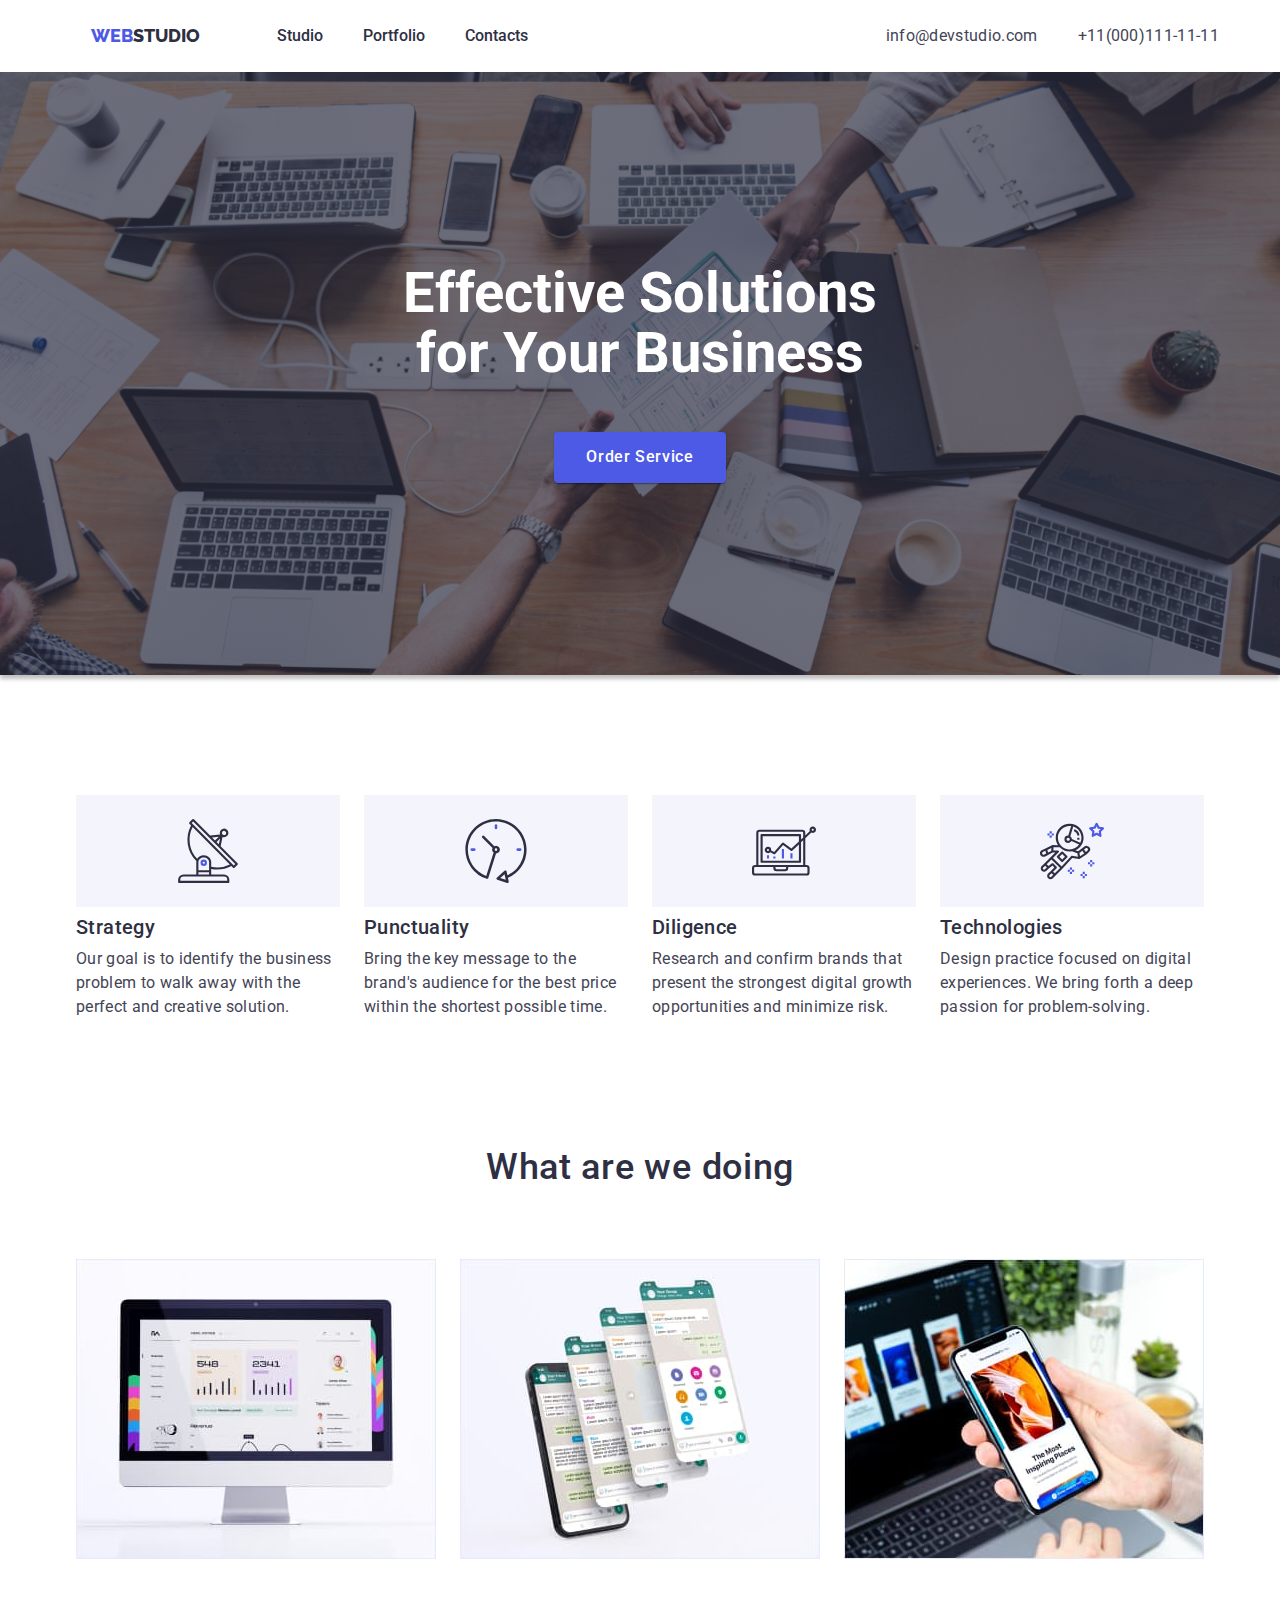
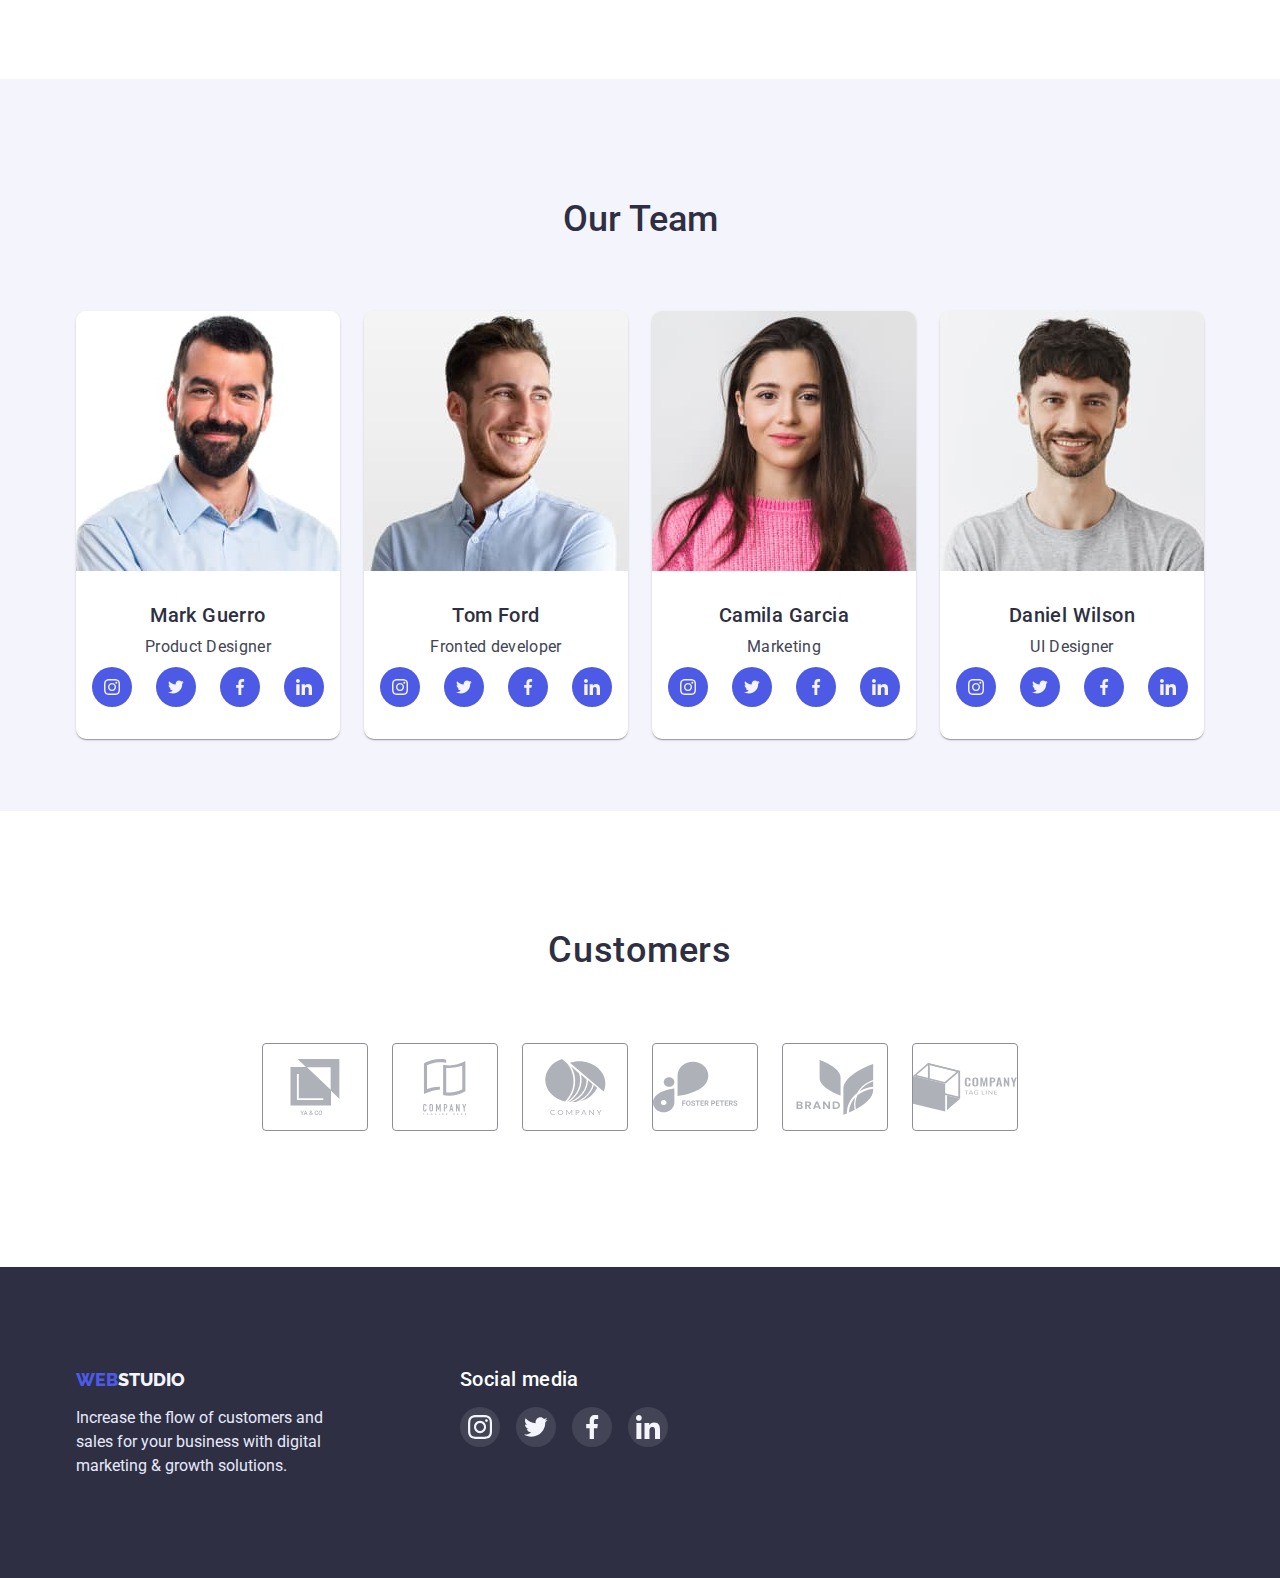
<file: index.html>
<!DOCTYPE html>
<html lang="en">
  
  <head>
    <meta charset="UTF-8" />
    <meta http-equiv="X-UA-Compatible" content="IE=edge" />
    <meta name="viewport" content="width=device-width, initial-scale=1.0" />
    <title>goit-markup-hw-02</title>
    <link
    rel="stylesheet"
    href="https://cdnjs.cloudflare.com/ajax/libs/modern-normalize/1.0.0/modern-normalize.min.css"
  />
    <link rel="preconnect" href="https://fonts.googleapis.com" />
    <link rel="preconnect" href="https://fonts.gstatic.com" crossorigin />
    <link
      href="https://fonts.googleapis.com/css2?family=Raleway:wght@800&family=Roboto:wght@400;500;700&display=swap"
      rel="stylesheet">
    <link rel="stylesheet" href="./styles/styles.css"> 
  </head>
  <body>
        <!--main page-->
    <header>
      <div class="container">
        <div class="container-nav">
          <div class="container main-nav">
           <a href="./index.html" class="logo"><span class="low-logo">WEB</span>STUDIO</a>
            <nav>
              <ul class="site-nav">
               <li class="item"><a href="./index.html" class="nav-links">Studio</a></li>
               <li class="item"><a href="./portfolio.html" class="nav-links">Portfolio</a></li>
               <li class="item"><a href="./portfolio.html" class="nav-links">Contacts</a></li>
              </ul>
            </nav>
            <ul class="mail">
              <li class="item"><a href="mailto:info@devstudio.com" class="contacts">info@devstudio.com</a></li>
              <li class="item"><a href="tel:+11(000)111-11-11" class="contacts">+11(000)111-11-11</a></li>
            </ul>
          </div>
        </div>
      </div>
      <!--header-->
    </header>
    <main>
      <!--section 1-->
    <section class="hero">
      <div class="container">
        <h1 class="hero-title">Effective Solutions for Your Business</h1>
        <button type="button" class="main-button">Order Service</button>
      </div>
    </section>
      <section class="feature">
        <h2 hidden>Feature</h2>
        <div class="container">

        <ul class="feature_list">
          <!--feature1-->
          <li class="item">
            <h3 class="card-title">Strategy</h3>
            <p class="card-text">
              Our goal is to identify the business problem to walk away with the
              perfect and creative solution.
            </p>
          </li>
          <!--feature 2-->
          <li class="item">
            <h3 class="card-title">Punctuality</h3>
            <p class="card-text">
              Bring the key message to the brand's audience for the best price
              within the shortest possible time.
            </p>
          </li>
          <!--feature 3-->
          <li class="item">
            <h3 class="card-title">Diligence</h3>
            <p class="card-text">
              Research and confirm brands that present the strongest digital
              growth opportunities and minimize risk.
            </p>
          </li>
          <!--feature 4-->
          <li class="item">
            <h3 class="card-title">Technologies</h3>
            <p class="card-text">
              Design practice focused on digital experiences. We bring forth a
              deep passion for problem-solving.
            </p>
          </li>
        </ul>
      </div>
      </section>
      <!--section 2-->
    <section class="What_doing">
      <div class="container">
        <h2 class="What_are_we_doing">What are we doing</h2>
        <ul class="card-title_list">
          <li>
            <img src="images/monitor.jpg" width="360" height="300" alt="img1" />
          </li>
           <li>
            <img src="images/telefons.jpg" width="360" height="300" alt="img2" />
           </li>
          <li>
            <img src="images/tel&comp.jpg" width="360" height="300" alt="img3" />
          </li>
        </ul>
      </div>
    </section>
       <!--section 3-->
      <section class="team-list">
        <div class="container">
        <h2 class="our_team">Our Team</h2>
        <ul class="flex_container">
          <li class="team-list-item">
            <img
              src="images/Mark_Guerro.jpg"
              width="264"
              height="260"
              alt="Mark Guerro"
            />
            <div class="card-content">
            <h3 class="card-title">Mark Guerro</h3>
            <p class="card-text">Product Designer</p>
            <ul class="trailing_icons">
              <li class="trailing_icons_item">
                  <a href="" class="trailing_icons_link">
                      <svg class="trailing_icons_icon" width="16" height="16">
                          <use href="./images/icons.svg#icon-instagram"></use>
                      </svg>
                  </a>
              </li>
              <li class="trailing_icons_item">
                  <a href="" class="trailing_icons_link">
                      <svg class="trailing_icons_icon" width="16" height="16">
                          <use href="./images/icons.svg#icon-twitter"></use>
                      </svg>
                  </a>
              </li>
              <li class="trailing_icons_item">
                  <a href="" class="trailing_icons_link">
                      <svg class="trailing_icons_icon" width="16" height="16">
                          <use href="./images/icons.svg#icon-facebook"></use>
                      </svg>
                  </a>
              </li>
              <li class="trailing_icons_item">
                  <a href="" class="trailing_icons_link">
                      <svg class="trailing_icons_icon" width="16" height="16">
                          <use href="./images/icons.svg#icon-linkedin"></use>
                      </svg>
                  </a>
              </li>
          </ul>
            </div>
          </li>
          <li class="team-list-item">
            <img
              src="images/Tom_Ford.jpg"
              width="264"
              height="260"
              alt="Fronted developer"
            />
            <div class="card-content">
            <h3 class="card-title">Tom Ford</h3>
            <p class="card-text">Fronted developer</p>
            <ul class="trailing_icons">
              <li class="trailing_icons_item">
                  <a href="" class="trailing_icons_link">
                      <svg class="trailing_icons_icon" width="16" height="16">
                          <use href="./images/icons.svg#icon-instagram"></use>
                      </svg>
                  </a>
              </li>
              <li class="trailing_icons_item">
                  <a href="" class="trailing_icons_link">
                      <svg class="trailing_icons_icon" width="16" height="16">
                          <use href="./images/icons.svg#icon-twitter"></use>
                      </svg>
                  </a>
              </li>
              <li class="trailing_icons_item">
                  <a href="" class="trailing_icons_link">
                      <svg class="trailing_icons_icon" width="16" height="16">
                          <use href="./images/icons.svg#icon-facebook"></use>
                      </svg>
                  </a>
              </li>
              <li class="trailing_icons_item">
                  <a href="" class="trailing_icons_link">
                      <svg class="trailing_icons_icon" width="16" height="16">
                          <use href="./images/icons.svg#icon-linkedin"></use>
                      </svg>
                  </a>
              </li>
          </ul>
          </div>
          </li>
          <li class="team-list-item">
            <img
              src="images/Camila_Garcia.jpg"
              width="264"
              height="260"
              alt="Marketing"
            />
            <div class="card-content">
            <h3 class="card-title">Camila Garcia</h3>
            <p class="card-text">Marketing</p>
            <ul class="trailing_icons">
              <li class="trailing_icons_item">
                  <a href="" class="trailing_icons_link">
                      <svg class="trailing_icons_icon" width="16" height="16">
                          <use href="./images/icons.svg#icon-instagram"></use>
                      </svg>
                  </a>
              </li>
              <li class="trailing_icons_item">
                  <a href="" class="trailing_icons_link">
                      <svg class="trailing_icons_icon" width="16" height="16">
                          <use href="./images/icons.svg#icon-twitter"></use>
                      </svg>
                  </a>
              </li>
              <li class="trailing_icons_item">
                  <a href="" class="trailing_icons_link">
                      <svg class="trailing_icons_icon" width="16" height="16">
                          <use href="./images/icons.svg#icon-facebook"></use>
                      </svg>
                  </a>
              </li>
              <li class="trailing_icons_item">
                  <a href="" class="trailing_icons_link">
                      <svg class="trailing_icons_icon" width="16" height="16">
                          <use href="./images/icons.svg#icon-linkedin"></use>
                      </svg>
                  </a>
              </li>
          </ul>
          </div>
          </li>
          <li class="team-list-item">
            <img
              src="images/Daniel_Wilson.jpg"
              width="264"
              height="260"
              alt="UI Designer"/>
              
            <div class="card-content">
              <h3 class="card-title">Daniel Wilson</h3>
              <p class="card-text">UI Designer</p>
              <ul class="trailing_icons">
                <li class="trailing_icons_item">
                    <a href="" class="trailing_icons_link">
                        <svg class="trailing_icons_icon" width="16" height="16">
                            <use href="./images/icons.svg#icon-instagram"></use>
                        </svg>
                    </a>
                </li>
                <li class="trailing_icons_item">
                    <a href="" class="trailing_icons_link">
                        <svg class="trailing_icons_icon" width="16" height="16">
                            <use href="./images/icons.svg#icon-twitter"></use>
                        </svg>
                    </a>
                </li>
                <li class="trailing_icons_item">
                    <a href="" class="trailing_icons_link">
                        <svg class="trailing_icons_icon" width="16" height="16">
                            <use href="./images/icons.svg#icon-facebook"></use>
                        </svg>
                    </a>
                </li>
                <li class="trailing_icons_item">
                    <a href="" class="trailing_icons_link">
                        <svg class="trailing_icons_icon" width="16" height="16">
                            <use href="./images/icons.svg#icon-linkedin"></use>
                        </svg>
                    </a>
                </li>
            </ul>
            </div>
          </li>
        </ul>
      </div>
      </section>
      <!-- section customers -->
      <section class="customers">
        <div class="container">
        <h2 class="title-customers">Customers</h2>
        <ul class="logo-company">
            <li class="logo-icon">
                <a href="#" class="logo-icon-link">
                    <svg class="logo-icon-company" width="104" height="56">
                        <use href="./images/icons.svg#icon-logo1"></use>
                    </svg>
                </a>
            </li>
            <li class="logo-icon">
                <a href="#" class="logo-icon-link">
                    <svg class="logo-icon-company" width="104" height="56">
                        <use href="./images/icons.svg#icon-logo2"></use>
                    </svg>
                </a>
            </li>
            <li class="logo-icon">
                <a href="#" class="logo-icon-link">
                    <svg class="logo-icon-company" width="104" height="56">
                        <use href="./images/icons.svg#icon-logo3"></use>
                    </svg>
                </a>
            </li>
            <li class="logo-icon">
                <a href="#" class="logo-icon-link">
                    <svg class="logo-icon-company" width="104" height="56">
                        <use href="./images/icons.svg#icon-logo4"></use>
                    </svg>
                </a>
            </li>
            <li class="logo-icon">
                <a href="#" class="logo-icon-link">
                    <svg class="logo-icon-company" width="104" height="56">
                        <use href="./images/icons.svg#icon-logo5"></use>
                    </svg>
                </a>
            </li>
            <li class="logo-icon">
                <a href="#" class="logo-icon-link">
                    <svg class="logo-icon-company" width="104" height="56">
                        <use href="./images/icons.svg#icon-logo6"></use>
                    </svg>
                </a>
            </li>
        </ul>
        </div>
        </section>
      <!--footer-->
    </main>
      <footer class="footer">
        <div class="container">
        <div class="logo_container">
           <a href="./index.html" class="foot-logo"><span class="low-logo">web</span>studio</a>
           <p class="footer-text"> Increase the flow of customers and sales for your business with digital
              marketing & growth solutions.
           </p>
        </div>
        <div class="social_media">
          <h3 class="title_social_media">Social media</h3>
          <ul class="social-list-footer">
              <li class="social-footer-item">
                  <a href="" class="social-footer-link">
                      <svg class="social-footer-icon" width="24" height="24">
                          <use href="./images/icons.svg#icon-instagram"></use>
                      </svg>
                  </a>
              </li>
              <li class="social-footer-item">
                  <a href="#" class="social-footer-link">
                      <svg class="social-footer-icon" width="24" height="24">
                          <use href="./images/icons.svg#icon-twitter"></use>
                      </svg>
                  </a>
              </li>
              <li class="social-footer-item">
                  <a href="#" class="social-footer-link">
                      <svg class="social-footer-icon" width="24" height="24">
                          <use href="./images/icons.svg#icon-facebook"></use>
                      </svg>
                  </a>
              </li>
              <li class="social-footer-item">
                  <a href="#" class="social-footer-link">
                      <svg class="social-footer-icon" width="24" height="24">
                          <use href="./images/icons.svg#icon-linkedin"></use>
                      </svg>
                  </a>
              </li>
          </ul>
      </div>  
    </div>          
      </footer>
  </body>
</html>
</file>
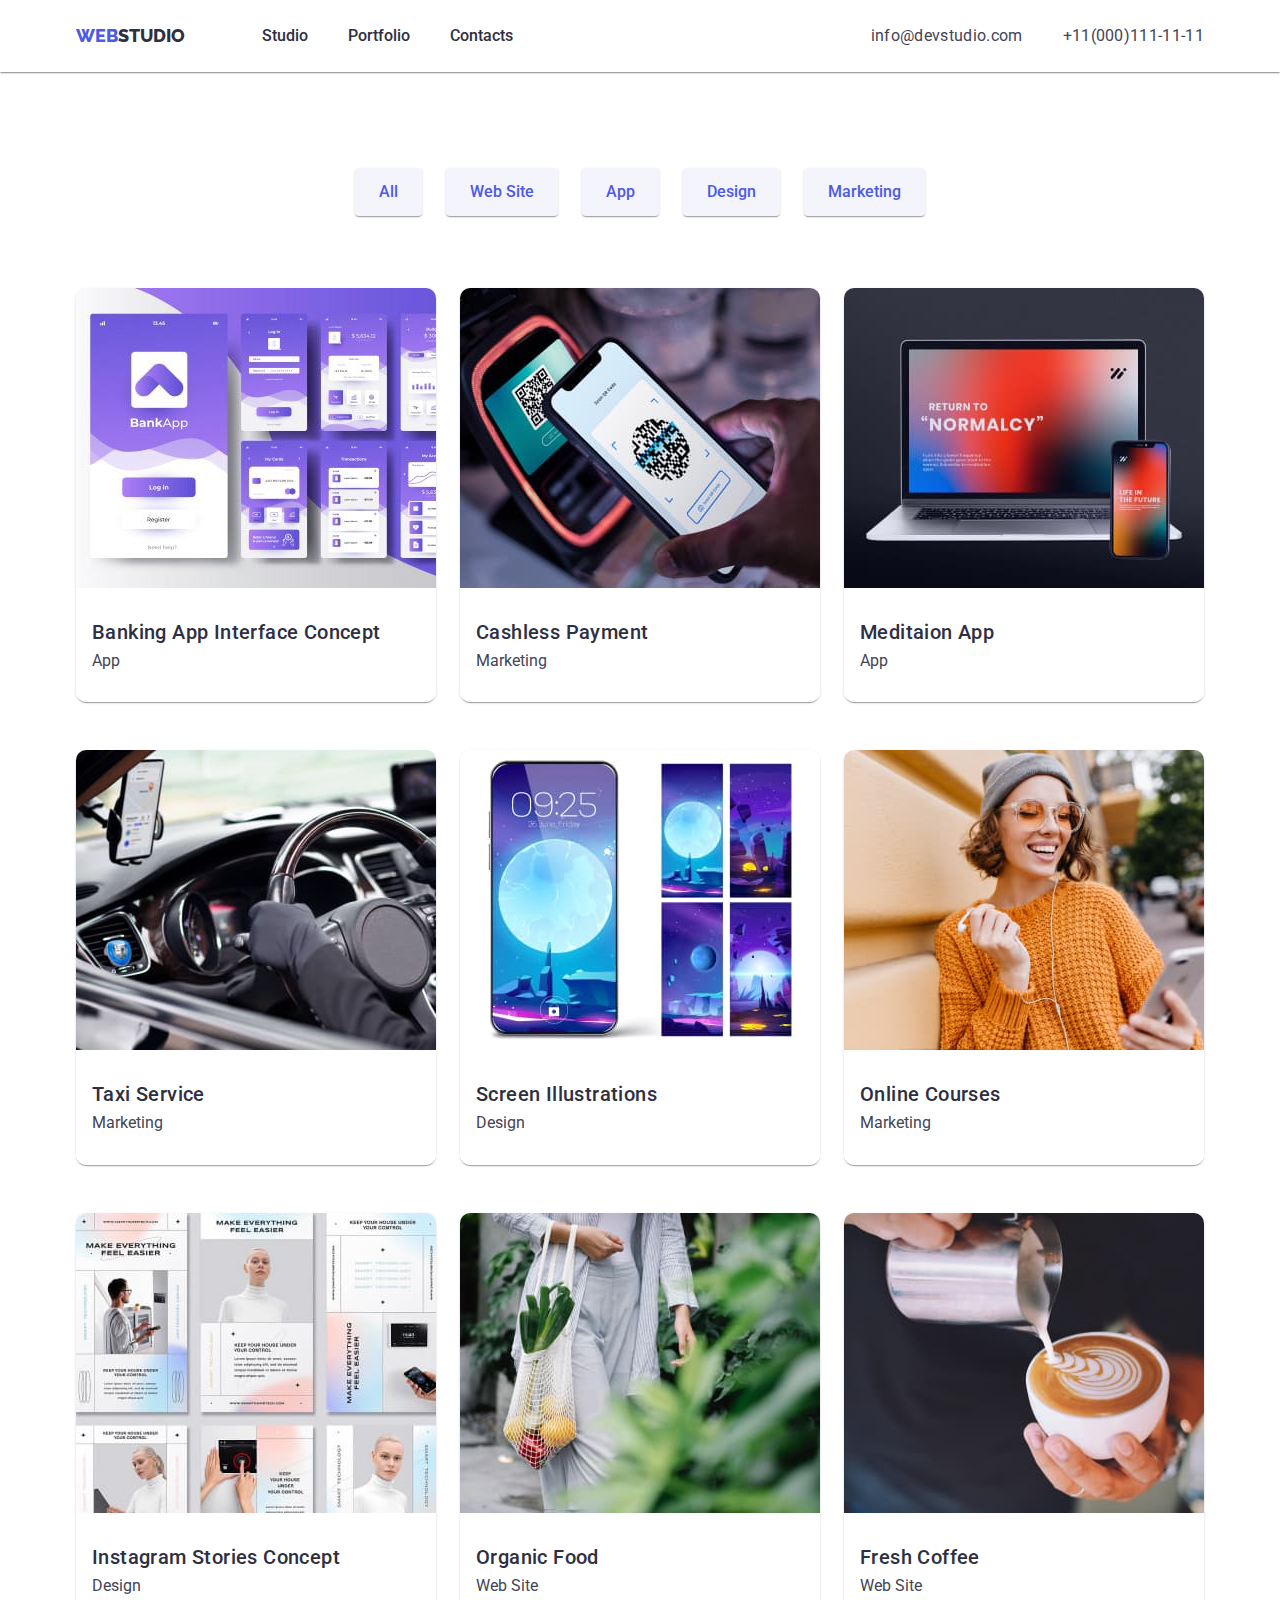
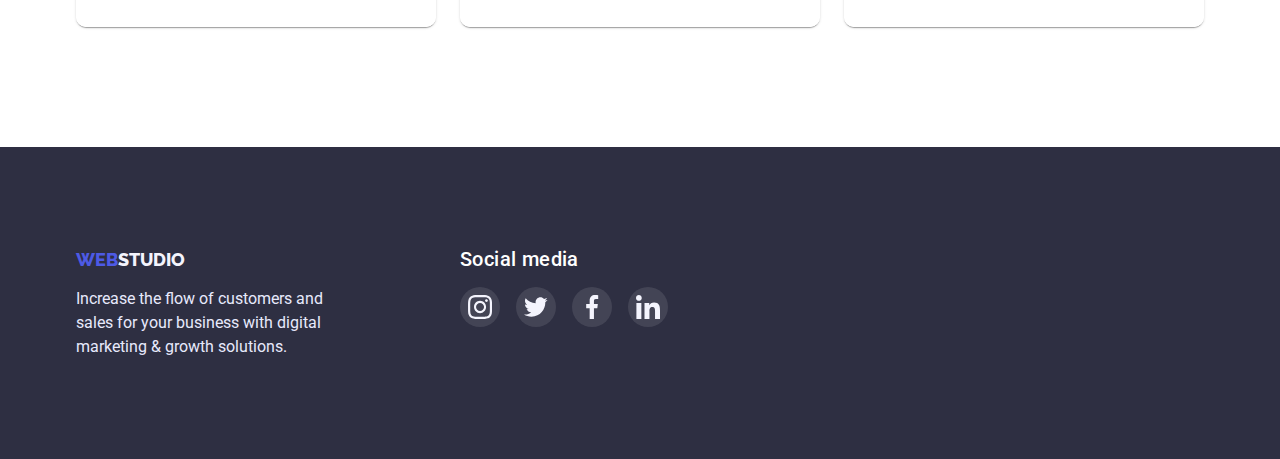
<file: portfolio.html>
<!DOCTYPE html>
<html lang="en">

<head>
    <meta charset="UTF-8">
    <meta http-equiv="X-UA-Compatible" content="IE=edge">
    <meta name="viewport" content="width=device-width, initial-scale=1.0">
    <title>goit-markup-hw-02</title>
    <link
    rel="stylesheet"
    href="https://cdnjs.cloudflare.com/ajax/libs/modern-normalize/1.0.0/modern-normalize.min.css"
  />
    <link rel="preconnect" href="https://fonts.googleapis.com">
    <link rel="preconnect" href="https://fonts.gstatic.com" crossorigin>

    <link
        href="https://fonts.googleapis.com/css2?family=Raleway:wght@800&family=Roboto:wght@400;500;700&display=swap"
        rel="stylesheet">
    <link rel="stylesheet" href="./styles/styles.css">
    
</head>
<body>
    <header>
      <div class="container">
        <div class="main-nav">
         <a href="./index.html" class="logo"><span class="low-logo"> web</span>studio</a>
          <nav>
            <ul class="site-nav">
                <li class="item">
                    <a href="./index.html" class="nav-links">Studio</a>
                </li>
                <li class="item">
                    <a href="./portfolio.html" class="nav-links">Portfolio</a>
                </li>
                <li class="item">
                    <a href="./portfolio.html" class="nav-links">Contacts</a>
                </li>
            </ul>
           </nav>
          <ul class="mail">
            <li class="item"> <a href="mailto:info@devstudio.com" class="contacts">info@devstudio.com</a></li>
            <li class="item"> <a href="tel:+11(000)111-11-11" class="contacts">+11(000)111-11-11</a></li>
         </ul>
         </div>
       </div>
    </header>

    <main>
        <section class="filters">
        <div class="container">
            <h1 hidden>portfolio-button-list</h1>
            <ul class="portfolio-btn_list">
                <li class="portfolio-btn_item">
                    <button type="button" class="portfolio-btn">All</button>
                </li>
                <li class="portfolio-btn_item">
                    <button type="button" class="portfolio-btn">Web Site</button>
                </li>
                <li class="portfolio-btn_item">
                    <button type="button" class="portfolio-btn">App</button>
                </li>
                <li class="portfolio-btn_item">
                    <button type="button" class="portfolio-btn">Design</button>
                </li>
                <li class="portfolio-btn_item">
                    <button type="button" class="portfolio-btn">Marketing</button>
                </li>
            </ul>

            <ul class="portfolio-cards_list">
                <li class="portfolio-cards_item">
                    <img src="images/one.jpg" alt="app" width="360">
                     <div class="card-content_portfolio">
                       <h2 class="card-title">Banking App Interface Concept</h2>
                       <p class="card-text_portfolio">App</p>
                     </div>
                </li>

                <li class="portfolio-cards_item">
                    <img src="images/two.jpg" alt="marketing" width="360">
                    <div class="card-content_portfolio">
                    <h2 class="card-title">Cashless Payment</h2>
                    <p class="card-text_portfolio">Marketing</p>
                </div>
                </li>
                
                <li class="portfolio-cards_item">
                    <img src="images/three.jpg" alt="app" width="360">
                    <div class="card-content_portfolio">
                    <h2 class="card-title">Meditaion App</h2>
                    <p class="card-text_portfolio">App</p>
                </div>
                </li>
                <li class="portfolio-cards_item">
                    <img src="images/four.jpg" alt="marketing" width="360">
                    <div class="card-content_portfolio">
                    <h2 class="card-title">Taxi Service</h2>
                        <p class="card-text_portfolio">Marketing</p>
                    </div>
                </li>
                <li class="portfolio-cards_item">
                    <img src="images/five.jpg" alt="design" width="360">
                    <div class="card-content_portfolio">
                    <h2 class="card-title"> Screen Illustrations</h2>
                        <p class="card-text_portfolio">Design</p>
                    </div>
                </li>
                <li class="portfolio-cards_item">
                    <img src="images/six.jpg" alt="marketing" width="360">
                    <div class="card-content_portfolio">
                    <h2 class="card-title">Online Courses</h2>
                        <p class="card-text_portfolio">Marketing</p>
                    </div>
                </li>
                <li class="portfolio-cards_item">
                    <img src="images/seven.jpg" alt="design" width="360">
                    <div class="card-content_portfolio">
                    <h2 class="card-title">Instagram Stories Concept</h2>
                    <p class="card-text_portfolio">Design</p>
                </div>
                </li>
                <li class="portfolio-cards_item">
                    <img src="images/eight.jpg" alt="web site" width="360">
                    <div class="card-content_portfolio">
                    <h2 class="card-title">Organic Food</h2>
                    <p class="card-text_portfolio">Web Site</p>
                </div>
                </li>
                <li class="portfolio-cards_item">
                    <img src="images/nine.jpg" alt="web site" width="360">
                    <div class="card-content_portfolio">
                    <h2 class="card-title">Fresh Coffee</h2>
                    <p class="card-text_portfolio">Web Site</p>
                </div>
                </li>

            </ul>
            </div>
        </section>
    </main>
    <footer>
        <div class="footer">
            <div class="container">
                <div class="logo_container">
                <a href="./index.html" class="foot-logo"><span class="low-logo"> web</span>studio</a>
                <p class="footer-text">Increase the flow of customers and sales for your business with digital marketing &
                growth solutions.
               </p>
               </div>
                <div class="social_media">
                <h3 class="title_social_media">Social media</h3>
                <ul class="social-list-footer">
                    <li class="social-footer-item">
                        <a href="#" class="social-footer-link">
                            <svg class="social-footer-icon" width="24" height="24">
                                <use href="./images/icons.svg#icon-instagram"></use>
                            </svg>
                        </a>
                    </li>
                    <li class="social-footer-item">
                        <a href="#" class="social-footer-link">
                            <svg class="social-footer-icon" width="24" height="24">
                                <use href="./images/icons.svg#icon-twitter"></use>
                            </svg>
                        </a>
                    </li>
                    <li class="social-footer-item">
                        <a href="#" class="social-footer-link">
                            <svg class="social-footer-icon" width="24" height="24">
                                <use href="./images/icons.svg#icon-facebook"></use>
                            </svg>
                        </a>
                    </li>
                    <li class="social-footer-item">
                        <a href="#" class="social-footer-link">
                            <svg class="social-footer-icon" width="24" height="24">
                                <use href="./images/icons.svg#icon-linkedin"></use>
                            </svg>
                        </a>
                    </li>
                </ul>
               
            </div>     
        </div>
    </footer>
</body>
</html>
</file>
<file: styles/styles.css>
/* font-family: 'Montserrat',*
sans-serif;
font-family: 'Raleway',
sans-serif;
font-family: 'Roboto',
sans-serif; */
:root {
    /* iris */
    --primary-brand: #4d5ae5;
    /* navy blue  */
    --dark: #2e2f42;
    /* green */
    --success: #31d0aa;
    /* slate  */
    --text: #434455;
    /* ligth slate  */
    --subtle-text: #8e8f99;
    /* cornflower  */
    --accent: #e7e9fc;
    /* cloud  */
    --light: #f4f4fd;
    /* shadow */
    --card-shadow: 0px 2px 1px -1px rgba(0, 0, 0, 0.2),
    0px 1px 1px 0px rgba(0, 0, 0, 0.14), 0px 1px 3px 0px rgba(0, 0, 0, 0.12);
}
html { box-sizing: border-box;}
*::before,
*::after { box-sizing: border-box;}
body {
    font-family: 'Roboto', sans-serif;
    color: var(--text);
    background-color: #ffffff;
}
.container{
    width: 1158px;
    margin: 0 auto;
    padding: 0 15px;
}
header{
    box-shadow: var(--card-shadow);
}
.main-nav
{   
    display: flex;
    align-items: center;
    }
.logo {
    display: block;
    font-family: 'Raleway';
    font-style: normal;
    font-weight: 800;
    font-size: 18px;
    line-height: 24px;
    text-decoration: none;
    color: var(--dark);
    text-transform: uppercase;
    padding-top: 24px;
    padding-bottom: 24px;
    }
.foot-logo {
    font-family: 'Raleway';
    font-style: normal;
    font-weight: 800;
    font-size: 18px;
    line-height: 1.2;
    text-decoration: none;
    color: var(--light);
    text-transform: uppercase;
    }
.low-logo {
    color: var(--primary-brand);
    text-transform: uppercase;
    }

.site-nav {
    display: flex;  
    margin: 0; 
    padding: 0;
    margin-left: 77px; 
    gap: 40px;
}
.nav-links {
    display: block;
    padding-top: 24px;
    padding-bottom: 24px;
    font-family: 'Roboto';
    font-weight: 500;
    font-size: 16px;
    line-height: 1.5;
    color: var(--dark);
    text-decoration: none;
    }
.mail{
    display: flex;
    margin: 0;
    margin-left: auto;
    padding: 0;
    padding-top: 24px;
    padding-bottom: 24px;
    font-family: 'Roboto';     
    font-size: 16px;
    line-height: 1.5;  
    letter-spacing: 0.02em;  
    gap: 40px;
    }

.nav-links:hover, .nav-links:focus
{
    color: var(--primary-brand);
}
.contacts {
    font-family: 'Roboto';
    font-style: normal;
    font-weight: 400;
    font-size: 16px;
    line-height: 1.5;
    text-decoration: none;
    color: var(--text);
}
.contacts:hover,
.contacts:focus {
    color: var(--primary-brand);
}
ul {
    list-style-type: none;
}
.hero { 
    padding: 192px 0 192px;
    text-align: center;
    max-width: 1440px;  
    min-height: 603px;
    margin-left: auto;
    margin-right: auto;    
    display: flex;
    flex-direction: column;
    justify-content: center;
    
    background-image: linear-gradient(rgba(46, 47, 66, 0.7), rgba(46, 47, 66, 0.7)), url(../images/Header.jpg);
    background-repeat: no-repeat; 
    background-position: center;    
    background-size: cover;     
    box-shadow: 0px 4px 4px rgba(0, 0, 0, 0.25);
}

.hero-title {
    width: 492px; 
    font-family: 'Roboto';
    font-weight: 500px;
    font-size: 56px;
    line-height: 1.07;
    letter-spacing: 0.02;
    color: #ffffff;
    margin: 0 auto 48px auto;
    }
button 
{   
    background-color: var(--light);
    color: var(--primary-brand);
    font-family: 'Roboto';
    font-style: normal;
    font-weight: 500;
    font-size: 16px;
    line-height: 1.5;
    cursor: pointer;
    border: none;
    border-radius: 4px;
    box-shadow: var(--card-shadow);
}
button:hover,
button:focus {
    background-color: var(--primary-brand);
    color: #ffffff;
    box-shadow: var(--card-shadow);
}
.card-content { 
    padding: 16px 32px 16px 32px;
     }
.trailing_icons {
    padding: 0;
        display: flex;
        justify-content: center;
        gap: 24px;    
    }
.trailing_icons_link {
        display: flex;
        justify-content: center;
        align-items: center;
        width: 40px;
        height: 40px;
        border-radius: 50%;
        background-color: var(--primary-brand);
    }
    .trailing_icons_icon {
        fill: #F4F4FD;
    }
    .trailing_icons_link:hover,
    .trailing_icons_link:focus {
    background: #31D0AA;
    cursor: pointer;
    }
.card-title {
    font-family: 'Roboto';
    font-style: normal;
    font-weight: 500;
    font-size: 20px;
    line-height: 1.2;
    letter-spacing: 0.02em;
    color: var(--dark);
    /* identical to box height, or 120% */
    }

.card-text {
    font-family: inherit;
    margin: 0;
    margin-bottom: 8px;
}
.main-button {
    background-color: var(--primary-brand);
    color: #ffffff;
    font-family: 'Roboto';
    font-style: normal;
    font-weight: 500;
    font-size: 16px;
    line-height: 18.75px;
    letter-spacing: 0.04em;
    cursor: pointer;
    border: none;
    padding: 16px 32px;
    border-radius: 4px;
    margin-left: auto;
    margin-right: auto;
    }
.main-button:hover,
.main-button:focus {
    background-color: #404BBF;
    color: #ffffff
}
.feature {
    padding-top: 120px;
    padding-bottom: 120px;
}
.feature_list {
    padding: 0;
    margin: 0;
    display: flex;
    justify-content: center;
    gap: 24px;
    }
    .card-text{
        font-family: 'Roboto';
        font-size: 16px;
        line-height: 1.5;
        letter-spacing: 0.02em;
    }
.feature_list .item {
    width: 264px;
    }
    .feature_list .item::before {
        display: block;
        content: "";    
        height: 112px;
        background-size: 64px 64px;
        background-repeat: no-repeat;
        background-position: center;
        background-color: #F4F4FD;    
    }
    .item:nth-child(1)::before {     
        background-image: url("../images/antenna.svg");
        margin-bottom: 8px;    
    }
    .item:nth-child(2)::before {
        background-image: url("../images/clock.svg");
        margin-bottom: 8px;
    }
    .item:nth-child(3)::before {
        background-image: url("../images/diagram.svg"); 
        margin-bottom: 8px;
    }
    .item:nth-child(4)::before {
        background-image: url("../images/astronaut.svg"); 
        margin-bottom: 8px;
    }
.card-title_list {
    display: flex;
    justify-content: center;
    align-items: center;
    margin: 0;
    padding: 0;
    gap: 24px;
    padding-bottom: 120px;
}
img{
    display: block;
    max-width: 100%;
    height: auto;
}
.team-list 
{   padding-top: 120px;
    height: 732px;
    background-color: var(--light);
    
    }
.What_are_we_doing
{ 
    text-align: center;
    margin-top: 0;
    margin-bottom: 72px;
    font-weight: 500;
     font-size: 36px;
     line-height: 40px;
     letter-spacing: 0.02em;
     color: #2E2F42;
    }
.our_team
 {
    text-align: center;
    margin: 0;
    margin-bottom: 72px;
    font-weight: 500;
     font-size: 36px;
     line-height: 40px;
     letter-spacing: 0.02;
     color: #2E2F42;
    
}
 /* section-customers */
 .customers {
    display: block;
    padding-top: 120px;
    padding-bottom: 120px;
    }
    .title-customers {  
        margin-top: 0;  
        margin-bottom: 72px;       
        font-weight: 500;
        font-size: 36px;
        line-height: 1.1;    
        text-align: center;
        letter-spacing: 0.02em;
        color: var(--dark);
    }
    .logo-company {
    padding: 0;
    display: flex;
    justify-content: center;
    gap: 24px;
    } 
    .logo-icon {
    width: calc((100%-5*24px) / 6);
    height: 88px;    
    } 
    .logo-icon-link {
    display: flex;
    justify-content: center;
    align-items: center;
    color: #AFB1B8;
    border: 1px solid #8e8f99;
    border-radius: 4px;
    width: 100%;
    height: 100%;
    }    
    .logo-icon-link:hover,
    .logo-icon-link:focus {
    color: var(--primary-brand);
    border: 1px solid var(--primary-brand);
    }
    .logo-icon-company {
    fill: currentColor;
    }
.flex_container {
     display: flex;
     justify-content: center;
     margin: 0;
     padding: 0;
     gap: 24px;
    }
.team-list-item {
        width: 264px;
        background-color: #ffffff;
        box-shadow: var(--card-shadow);
        border-radius: 10px;
        overflow: hidden;
    }
.card-content {
    text-align: center;
    padding: 32px 16px;
 }       
.section-page{
    padding-top: 96px;
    padding-bottom: 120px;
}
.filters {
    padding-top: 96px;
    padding-bottom: 120px;
    margin-left: auto;
    margin-right: auto;
    }
.portfolio-btn_list {
    display: flex;
    justify-content: center;
    gap: 24px;
    margin:0;
    padding: 0;
    margin-bottom: 72px;
    
}
.portfolio-btn {
    line-height: 1.5;
    font-size: 16px;
    padding: 12px 24px;
    
    }
.portfolio-cards_list {
    padding: 0;
    margin: 0;
    list-style: none;
    display: flex;
    flex-wrap: wrap;
    column-gap: 24px;
    row-gap: 48px;
    flex-wrap: wrap;
    flex-basis: calc(100% / 3);
    }
.portfolio-cards_item {
    flex-basis: calc((100% - 2 * 24px) / 3) ;
    box-shadow: var(--card-shadow);
    border-radius: 10px;
    overflow: hidden;
    }
.card-content_portfolio{
    text-align: left;
    padding: 32px 16px;
    background-color: #FFFFFF;
   
    border-radius: 0px 0px 4px 4px;
}
.card-title { margin: 0 0 8px 0;
}
.card-text_portfolio{
    margin: 0;
}
.portfolio-cards_box {
    padding: 32px 16px;
}
.footer {
    background-color: var(--dark);
    padding-top: 100px;
    padding-bottom: 100px;
 }
 .footer .container {
    display: flex;
    align-items: baseline;
 }
.footer-text {
    margin: 0;
    color: var(--accent);
    font-size: 16px;
    line-height: 1.5;
    letter-spacing: 0.25;
    margin-top: 16px;
    width: 264px;
}
.social_media {
    display: block;
    margin-left: 120px;   
}
.title_social_media {
    margin: 0px 0px 16px 0px;
    font-weight: 500;
    font-size: 20px;
    line-height: 1.2;
    letter-spacing: 0.02em;
    color: #FFFFFF;
}
.social-list-footer {
    padding: 0;
    display: flex;
    justify-content: left;
    gap: 16px;    
}
.social-footer-link {
    display: flex;
    justify-content: center;
    align-items: center;
    width: 40px;
    height: 40px;
    border-radius: 50%;
    background: rgba(255, 255, 255, 0.1);
}
.social-footer-icon {
    fill: #F4F4FD;
}
.social-footer-link:hover,
.social-footer-link:hover:focus {
    background: #31D0AA;
    cursor: pointer;
}
</file>
